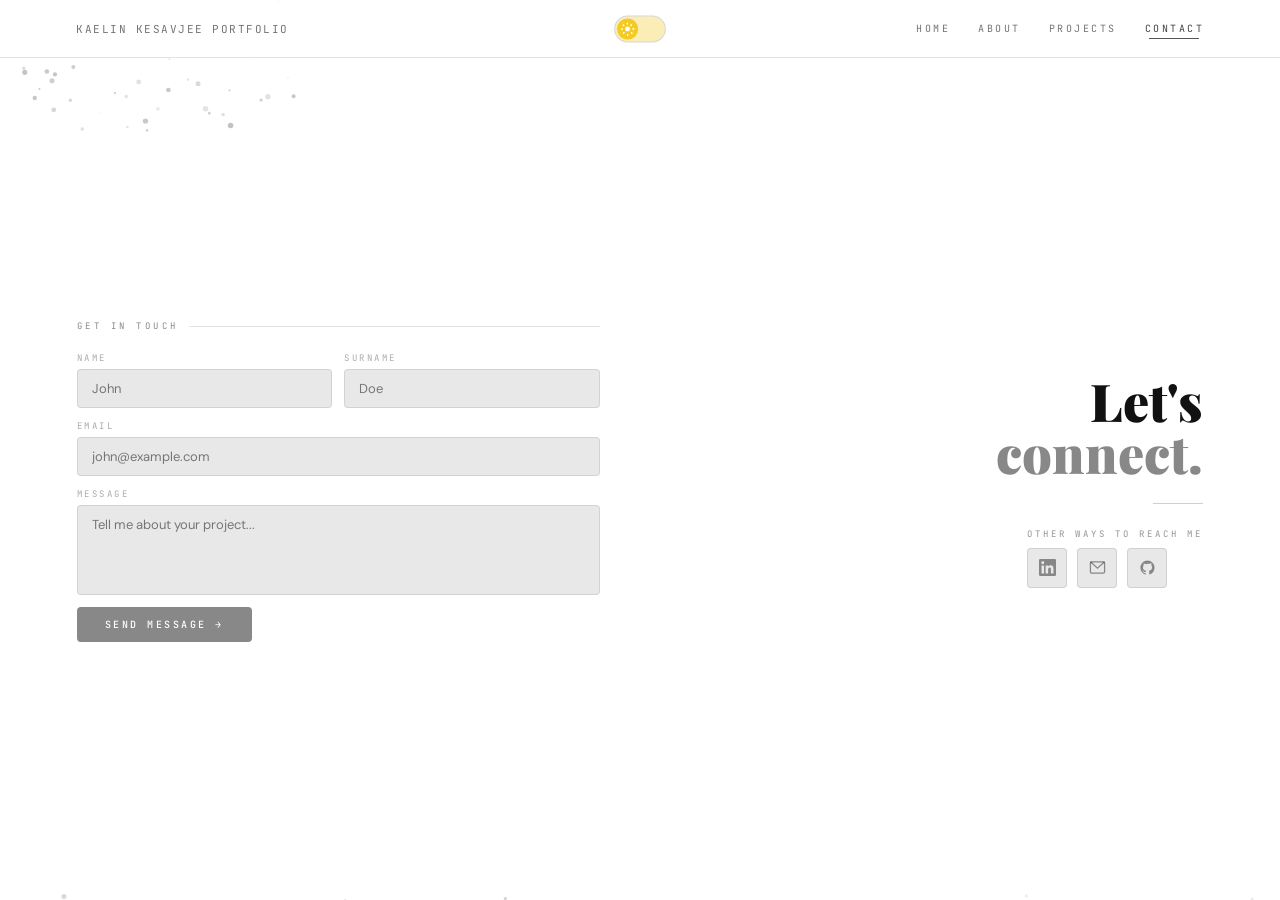
<file: contact.html>
<!DOCTYPE html>
<html lang="en">
<head>
<meta charset="UTF-8">
<meta name="viewport" content="width=device-width, initial-scale=1.0">
<title>Contact | Kaelin Kesavjee</title>
<link rel="icon" type="image/svg+xml" href="data:image/svg+xml,<svg xmlns='http://www.w3.org/2000/svg' viewBox='0 0 100 100'><rect width='100' height='100' rx='18' fill='%23080c12'/><text x='50' y='68' font-family='Georgia,serif' font-size='44' font-weight='700' fill='%23c9a84c' text-anchor='middle'>KK</text></svg>">
<link href="https://fonts.googleapis.com/css2?family=Playfair+Display:wght@400;600;700;900&family=JetBrains+Mono:wght@300;400;500&family=DM+Sans:wght@300;400;500;600&display=swap" rel="stylesheet">
<link rel="stylesheet" href="styles.css">
</head>
<body class="page-contact">

<nav>
  <a class="nav-logo" href="index.html">Kaelin Kesavjee Portfolio</a>
  <div class="nav-right">
  <label for="theme-checkbox" class="theme" style="transform:scale(0.62);transform-origin:center;">
    <span class="theme__toggle-wrap">
      <input id="theme-checkbox" class="theme__toggle" type="checkbox" role="switch" name="theme" value="dark" onchange="toggleTheme(this)">
      <span class="theme__fill"></span>
      <span class="theme__icon">
        <span class="theme__icon-part"></span><span class="theme__icon-part"></span>
        <span class="theme__icon-part"></span><span class="theme__icon-part"></span>
        <span class="theme__icon-part"></span><span class="theme__icon-part"></span>
        <span class="theme__icon-part"></span><span class="theme__icon-part"></span>
        <span class="theme__icon-part"></span>
      </span>
    </span>
  </label>
  <button class="nav-hamburger" id="nav-hamburger" onclick="toggleNav()" aria-label="Menu">
    <span></span><span></span><span></span>
  </button>
  </div>
  <div class="nav-links" id="nav-links">
    <a href="index.html">Home</a>
    <a href="about.html">About</a>
    <a href="projects.html">Projects</a>
    <a href="contact.html" class="active">Contact</a>
  </div>
</nav>

<canvas class="particle-canvas" id="particle-canvas-contact" style="position:fixed;"></canvas>

<div class="contact-page page-main">
  <div style="position:relative;z-index:1;">
    <div class="section-eyebrow" style="margin-bottom:20px">Get in touch</div>
    <div class="contact-form">
      <div class="form-row">
        <div class="form-field"><label>Name</label><input type="text" id="contact-name" placeholder="John"></div>
        <div class="form-field"><label>Surname</label><input type="text" id="contact-surname" placeholder="Doe"></div>
      </div>
      <div class="form-field"><label>Email</label><input type="email" id="contact-email" placeholder="john@example.com"></div>
      <div class="form-field"><label>Message</label><textarea rows="4" id="contact-message" placeholder="Tell me about your project..."></textarea></div>
      <button class="btn-send" onclick="submitContact()">Send Message &#8594;</button>
      <div id="contact-toast" style="display:none;margin-top:10px;font-family:var(--font-mono);font-size:10px;letter-spacing:1px;padding:10px 14px;border-radius:var(--radius);"></div>
    </div>
  </div>

  <div class="contact-right">
    <h2 class="contact-heading">Let's<br><span>connect.</span></h2>
    <div class="contact-divider"></div>
    <div>
      <p class="other-ways-label">Other ways to reach me</p>
      <div class="contact-socials">
        <a href="https://www.linkedin.com/in/kaelin-kesavjee-a947b0243/" target="_blank" title="LinkedIn">
          <svg width="17" height="17" viewBox="0 0 24 24" fill="currentColor"><path d="M20.45 20.45h-3.56v-5.57c0-1.33-.03-3.04-1.85-3.04-1.85 0-2.14 1.45-2.14 2.94v5.67H9.34V9h3.41v1.56h.05c.48-.9 1.64-1.85 3.37-1.85 3.6 0 4.27 2.37 4.27 5.45v6.29zM5.34 7.43a2.07 2.07 0 1 1 0-4.14 2.07 2.07 0 0 1 0 4.14zm1.78 13.02H3.56V9h3.56v11.45zM22.22 0H1.77C.79 0 0 .77 0 1.73v20.54C0 23.23.79 24 1.77 24h20.45C23.21 24 24 23.23 24 22.27V1.73C24 .77 23.21 0 22.22 0z"/></svg>
        </a>
        <a href="#" onclick="highlightContactForm();return false;" title="Email">
          <svg width="17" height="17" viewBox="0 0 24 24" fill="none" stroke="currentColor" stroke-width="1.8"><rect x="2" y="4" width="20" height="16" rx="2"/><polyline points="2,4 12,13 22,4"/></svg>
        </a>
        <a href="https://github.com/Kaelinkes" target="_blank" title="GitHub">
          <svg width="17" height="17" viewBox="0 0 24 24" fill="currentColor"><path d="M12 2C6.48 2 2 6.58 2 12.26c0 4.53 2.87 8.37 6.84 9.73.5.09.68-.22.68-.49v-1.71c-2.78.62-3.37-1.37-3.37-1.37-.45-1.17-1.1-1.48-1.1-1.48-.9-.63.07-.62.07-.62 1 .07 1.52 1.05 1.52 1.05.89 1.56 2.33 1.11 2.9.85.09-.66.35-1.11.63-1.37-2.22-.26-4.56-1.14-4.56-5.07 0-1.12.39-2.03 1.03-2.75-.1-.26-.45-1.3.1-2.71 0 0 .84-.28 2.75 1.05A9.38 9.38 0 0 1 12 6.84c.85 0 1.71.12 2.51.34 1.91-1.33 2.75-1.05 2.75-1.05.55 1.41.2 2.45.1 2.71.64.72 1.03 1.63 1.03 2.75 0 3.94-2.34 4.81-4.57 5.06.36.32.68.94.68 1.9v2.82c0 .27.18.59.69.49C19.13 20.63 22 16.79 22 12.26 22 6.58 17.52 2 12 2z"/></svg>
        </a>
      </div>
    </div>
  </div>
</div>

<script src="script.js"></script>
<script>
initParticles(['particle-canvas-contact']);

var SHEETS_URL = 'https://script.google.com/macros/s/AKfycbxAdjVuasvKDoSPX1cco2NAhiF88YhcDyyY1n1n6pwH78CQindhZCrBDbGzWiYw_r5suQ/exec';

function submitContact() {
  var name    = document.getElementById('contact-name').value.trim();
  var surname = document.getElementById('contact-surname').value.trim();
  var email   = document.getElementById('contact-email').value.trim();
  var message = document.getElementById('contact-message').value.trim();
  if (!name || !surname || !email || !message) { showToast('Please fill in all fields.', false); return; }
  var btn = document.querySelector('.btn-send');
  btn.textContent = 'Sending...'; btn.disabled = true;
  fetch(SHEETS_URL, {
    method: 'POST', mode: 'no-cors',
    headers: { 'Content-Type': 'application/json' },
    body: JSON.stringify({ name:name, surname:surname, email:email, message:message })
  }).then(function() {
    showToast('✓ Message sent! I\'ll get back to you soon.', true);
    document.getElementById('contact-name').value='';
    document.getElementById('contact-surname').value='';
    document.getElementById('contact-email').value='';
    document.getElementById('contact-message').value='';
    btn.textContent='Send Message →'; btn.disabled=false;
  }).catch(function() {
    showToast('Something went wrong. Please try again.', false);
    btn.textContent='Send Message →'; btn.disabled=false;
  });
}

function showToast(msg, success) {
  var toast = document.getElementById('contact-toast');
  toast.textContent = msg; toast.style.display = 'block';
  toast.style.background = success ? 'rgba(100,200,120,0.1)' : 'rgba(220,80,80,0.1)';
  toast.style.border = '1px solid '+(success?'rgba(100,200,120,0.4)':'rgba(220,80,80,0.4)');
  toast.style.color = success ? '#7dda8f' : '#e07070';
  setTimeout(function(){ toast.style.display='none'; }, 5000);
}

function highlightContactForm() {
  var fields = [document.getElementById('contact-email'), document.getElementById('contact-message')];
  fields.forEach(function(f) {
    if (!f) return;
    f.classList.add('glow'); f.focus();
    setTimeout(function(){ f.classList.remove('glow'); }, 2000);
  });
}
</script>
</body>
</html>
</file>
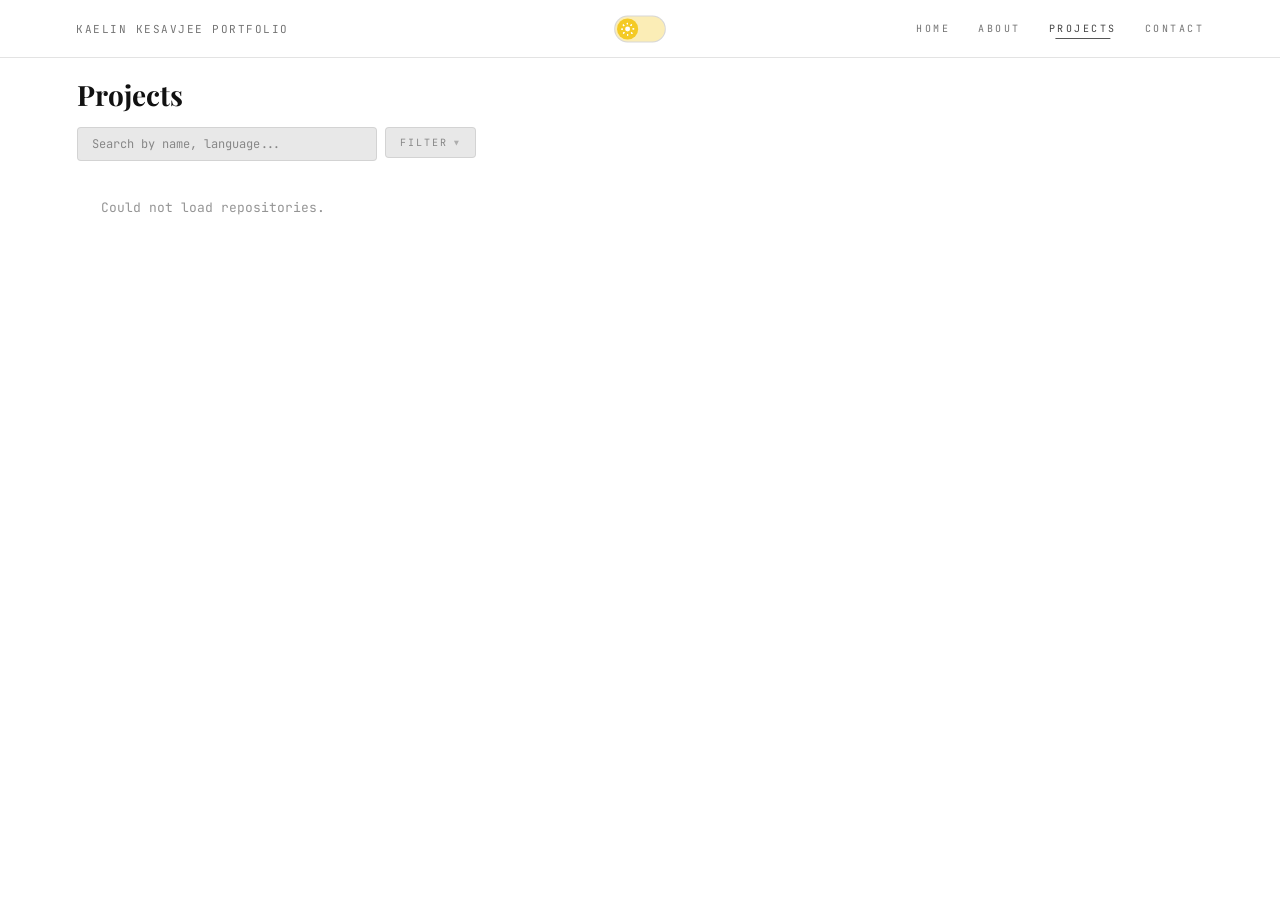
<file: projects.html>
<!DOCTYPE html>
<html lang="en">
<head>
<meta charset="UTF-8">
<meta name="viewport" content="width=device-width, initial-scale=1.0">
<title>Projects | Kaelin Kesavjee</title>
<link rel="icon" type="image/svg+xml" href="data:image/svg+xml,<svg xmlns='http://www.w3.org/2000/svg' viewBox='0 0 100 100'><rect width='100' height='100' rx='18' fill='%23080c12'/><text x='50' y='68' font-family='Georgia,serif' font-size='44' font-weight='700' fill='%23c9a84c' text-anchor='middle'>KK</text></svg>">
<link href="https://fonts.googleapis.com/css2?family=Playfair+Display:wght@400;600;700;900&family=JetBrains+Mono:wght@300;400;500&family=DM+Sans:wght@300;400;500;600&display=swap" rel="stylesheet">
<link rel="stylesheet" href="styles.css">
</head>
<body class="page-projects">

<nav>
  <a class="nav-logo" href="index.html">Kaelin Kesavjee Portfolio</a>
  <div class="nav-right">
  <label for="theme-checkbox" class="theme" style="transform:scale(0.62);transform-origin:center;">
    <span class="theme__toggle-wrap">
      <input id="theme-checkbox" class="theme__toggle" type="checkbox" role="switch" name="theme" value="dark" onchange="toggleTheme(this)">
      <span class="theme__fill"></span>
      <span class="theme__icon">
        <span class="theme__icon-part"></span><span class="theme__icon-part"></span>
        <span class="theme__icon-part"></span><span class="theme__icon-part"></span>
        <span class="theme__icon-part"></span><span class="theme__icon-part"></span>
        <span class="theme__icon-part"></span><span class="theme__icon-part"></span>
        <span class="theme__icon-part"></span>
      </span>
    </span>
  </label>
  <button class="nav-hamburger" id="nav-hamburger" onclick="toggleNav()" aria-label="Menu">
    <span></span><span></span><span></span>
  </button>
  </div>
  <div class="nav-links" id="nav-links">
    <a href="index.html">Home</a>
    <a href="about.html">About</a>
    <a href="projects.html" class="active">Projects</a>
    <a href="contact.html">Contact</a>
  </div>
</nav>

<div class="projects-page page-main">
  <div class="projects-header">
    <div class="projects-title-row">
      <h2>Projects</h2>
      <span class="projects-count" id="proj-count"></span>
    </div>
    <div class="search-filter-row">
      <input class="search-box" type="text" id="proj-search" placeholder="Search by name, language..." oninput="applyFilters()">
      <div class="filter-wrapper">
        <button class="filter-btn" id="filter-btn" onclick="toggleFilterDropdown()">
          Filter
          <span class="filter-badge" id="filter-badge"></span>
          <span class="filter-caret">&#9660;</span>
        </button>
        <div class="filter-dropdown" id="filter-dropdown">
          <div class="filter-section-label">Sort by</div>
          <div class="filter-option active" data-sort="stars" onclick="setSort(this,'stars')">&#9733; Stars</div>
          <div class="filter-option" data-sort="date" onclick="setSort(this,'date')">&#128336; Most Recent</div>
          <hr class="filter-divider">
          <div class="filter-section-label">Language</div>
          <div id="lang-filters"></div>
          <hr class="filter-divider">
          <div class="filter-option" style="color:rgba(255,100,100,0.75);font-size:11px" onclick="clearFilters()">&#10005; Clear filters</div>
        </div>
      </div>
    </div>
  </div>

  <div class="projects-grid" id="proj-grid">
    <div class="proj-card"><div class="skeleton skel-title"></div><div class="skeleton skel-line"></div><div class="skeleton skel-line short"></div></div>
    <div class="proj-card"><div class="skeleton skel-title"></div><div class="skeleton skel-line"></div><div class="skeleton skel-line short"></div></div>
    <div class="proj-card"><div class="skeleton skel-title"></div><div class="skeleton skel-line"></div><div class="skeleton skel-line short"></div></div>
    <div class="proj-card"><div class="skeleton skel-title"></div><div class="skeleton skel-line"></div><div class="skeleton skel-line short"></div></div>
  </div>
</div>

<!-- PROJECT DETAIL OVERLAY -->
<div id="proj-detail">
  <div class="detail-nav">
    <div class="detail-nav-left">
      <button class="btn-back" onclick="closeDetail()">
        <svg width="11" height="11" viewBox="0 0 24 24" fill="none" stroke="currentColor" stroke-width="2"><polyline points="15,18 9,12 15,6"/></svg>
        Back
      </button>
      <span class="detail-repo-name" id="detail-title">-</span>
    </div>
    <a class="btn-github" id="detail-gh-link" href="#" target="_blank">
      <svg width="13" height="13" viewBox="0 0 24 24" fill="currentColor"><path d="M12 2C6.48 2 2 6.58 2 12.26c0 4.53 2.87 8.37 6.84 9.73.5.09.68-.22.68-.49v-1.71c-2.78.62-3.37-1.37-3.37-1.37-.45-1.17-1.1-1.48-1.1-1.48-.9-.63.07-.62.07-.62 1 .07 1.52 1.05 1.52 1.05.89 1.56 2.33 1.11 2.9.85.09-.66.35-1.11.63-1.37-2.22-.26-4.56-1.14-4.56-5.07 0-1.12.39-2.03 1.03-2.75-.1-.26-.45-1.3.1-2.71 0 0 .84-.28 2.75 1.05A9.38 9.38 0 0 1 12 6.84c.85 0 1.71.12 2.51.34 1.91-1.33 2.75-1.05 2.75-1.05.55 1.41.2 2.45.1 2.71.64.72 1.03 1.63 1.03 2.75 0 3.94-2.34 4.81-4.57 5.06.36.32.68.94.68 1.9v2.82c0 .27.18.59.69.49C19.13 20.63 22 16.79 22 12.26 22 6.58 17.52 2 12 2z"/></svg>
      View on GitHub
    </a>
  </div>
  <div class="detail-body">
    <div class="detail-left">
      <div class="detail-panel-label">Files</div>
      <div class="file-tree" id="file-tree">
        <div style="padding:20px 16px;color:var(--muted);font-size:12px;font-family:var(--font-mono)">Loading...</div>
      </div>
    </div>
    <div class="detail-right">
      <div class="code-pane" id="code-pane">
        <div class="code-pane-header">
          <span>Code</span>
          <span class="code-filename" id="code-filename"></span>
        </div>
        <div class="code-scroll"><pre id="code-content"></pre></div>
      </div>
      <div class="readme-pane">
        <div class="detail-panel-label">README</div>
        <div class="readme-scroll" id="readme-content">
          <div class="readme-empty">Loading README...</div>
        </div>
      </div>
    </div>
  </div>
</div>

<script src="script.js"></script>
<script>
var allRepos=[]; var activeSort='stars'; var activeLang=null;

function loadRepos(){
  var grid=document.getElementById('proj-grid');
  ghFetch('/users/'+GH_USER+'/repos?sort=updated&per_page=100')
    .then(function(r){return r.json();})
    .then(function(repos){
      if(!Array.isArray(repos)) throw 0;
      allRepos=repos.filter(function(r){return r.name.toLowerCase()!==GH_USER.toLowerCase();});
      buildLangFilters(); renderRepos();
    })
    .catch(function(){
      grid.innerHTML='<div style="color:var(--muted);font-size:13px;padding:24px;grid-column:1/-1;font-family:var(--font-mono)">Could not load repositories.</div>';
    });
}

function buildLangFilters(){
  var seen={}, langs=[];
  allRepos.forEach(function(r){if(r.language&&!seen[r.language]){seen[r.language]=1;langs.push(r.language);}});
  langs.sort();
  document.getElementById('lang-filters').innerHTML=langs.map(function(lang){
    return '<div class="filter-option" data-lang="'+esc(lang)+'" onclick="setLang(this,\''+escQ(lang)+'\')"><span class="filter-dot" style="background:'+lc(lang)+'"></span>'+esc(lang)+'</div>';
  }).join('');
}

function renderRepos(){
  var grid=document.getElementById('proj-grid');
  var query=document.getElementById('proj-search').value.trim().toLowerCase();
  var list=allRepos.slice();
  if(activeLang) list=list.filter(function(r){return r.language===activeLang;});
  if(query){
    var tokens=query.split(/\s+/).filter(Boolean);
    list=list.filter(function(r){
      var hay=(r.name+' '+(r.description||'')+' '+(r.language||'')).toLowerCase();
      return tokens.every(function(t){return hay.indexOf(t)!==-1;});
    });
  }
  list.sort(function(a,b){
    if(activeSort==='stars'&&b.stargazers_count!==a.stargazers_count) return b.stargazers_count-a.stargazers_count;
    return new Date(b.pushed_at)-new Date(a.pushed_at);
  });
  var countEl=document.getElementById('proj-count');
  if(countEl) countEl.textContent=list.length+' / '+allRepos.length+' repos';
  if(!list.length){grid.innerHTML='<div style="color:var(--muted);font-size:13px;padding:20px;grid-column:1/-1;font-family:var(--font-mono)">No projects match.</div>';return;}
  var html='';
  list.forEach(function(repo){
    var stars=repo.stargazers_count>0?'<span class="proj-stars">&#9733; '+repo.stargazers_count+'</span>':'';
    var n=escQ(repo.name),u=escQ(repo.html_url),b=escQ(repo.default_branch||'main');
    html+='<div class="proj-card"><div style="display:flex;align-items:flex-start;gap:6px"><h4 style="flex:1">'+esc(repo.name)+'</h4>'+stars+'</div><p>'+esc(repo.description||'No description provided.')+'</p><div class="proj-meta">'+(repo.language?ldot(repo.language):'')+' <span class="proj-lang">'+esc(repo.language||'')+'</span></div><span class="proj-details-link" onclick="openDetail(event,\''+n+'\',\''+u+'\',\''+b+'\')">Details &#8599;</span></div>';
  });
  grid.innerHTML=html;
}

function toggleFilterDropdown(){
  var dd=document.getElementById('filter-dropdown'),btn=document.getElementById('filter-btn');
  var open=dd.classList.toggle('open'); btn.classList.toggle('open',open);
}
document.addEventListener('click',function(e){
  var w=document.querySelector('.filter-wrapper');
  if(w&&!w.contains(e.target)){document.getElementById('filter-dropdown').classList.remove('open');document.getElementById('filter-btn').classList.remove('open');}
});
function setSort(el,sort){activeSort=sort;document.querySelectorAll('[data-sort]').forEach(function(o){o.classList.remove('active');});el.classList.add('active');updateBadge();renderRepos();}
function setLang(el,lang){
  if(activeLang===lang){activeLang=null;el.classList.remove('active');}
  else{activeLang=lang;document.querySelectorAll('[data-lang]').forEach(function(o){o.classList.remove('active');});el.classList.add('active');}
  updateBadge();renderRepos();
}
function clearFilters(){
  activeLang=null;activeSort='stars';
  document.querySelectorAll('[data-lang],[data-sort]').forEach(function(o){o.classList.remove('active');});
  var s=document.querySelector('[data-sort="stars"]');if(s)s.classList.add('active');
  document.getElementById('proj-search').value='';
  updateBadge();renderRepos();toggleFilterDropdown();
}
function updateBadge(){var b=document.getElementById('filter-badge');var n=(activeLang?1:0)+(activeSort!=='stars'?1:0);b.textContent=n;b.classList.toggle('on',n>0);}
function applyFilters(){renderRepos();}

var _repo='',_branch='';
var SKIP={'.gitignore':1,'.gitattributes':1,'LICENSE':1,'license':1,'LICENSE.md':1,'license.md':1,'LICENSE.txt':1,'license.txt':1};
var ICONS={py:'🐍',js:'🟨',ts:'🔷',html:'🌐',css:'🎨',java:'☕',cpp:'⚙️',c:'⚙️',cs:'💜',md:'📄',txt:'📝',json:'📋',xml:'📋',sh:'💻',bat:'💻',yml:'⚙️',yaml:'⚙️',sql:'🗃️',rb:'💎',go:'🐹',rs:'🦀',php:'🐘'};
function ficon(name){var e=name.split('.').pop().toLowerCase();return ICONS[e]||'📄';}

function openDetail(event,repoName,ghUrl,branch){
  event.stopPropagation();
  _repo=repoName;_branch=branch;
  document.getElementById('detail-title').textContent=repoName;
  document.getElementById('detail-gh-link').href=ghUrl;
  document.getElementById('code-pane').classList.remove('visible');
  document.getElementById('code-content').textContent='';
  document.getElementById('code-filename').textContent='';
  document.getElementById('readme-content').innerHTML='<div class="readme-empty">Loading README...</div>';
  document.getElementById('file-tree').innerHTML='<div style="padding:20px 16px;color:var(--muted);font-size:12px;font-family:var(--font-mono)">Loading files...</div>';
  document.getElementById('proj-detail').classList.add('open');
  var treeP=ghFetch('/repos/'+GH_USER+'/'+repoName+'/git/trees/'+branch+'?recursive=1');
  var readmeP=fetch('https://raw.githubusercontent.com/'+GH_USER+'/'+repoName+'/'+branch+'/README.md');
  Promise.allSettled([treeP,readmeP]).then(function(results){
    var treeRes=results[0].status==='fulfilled'?results[0].value:null;
    var readmeRes=results[1].status==='fulfilled'?results[1].value:null;
    var ft=document.getElementById('file-tree');
    if(treeRes&&treeRes.ok){
      treeRes.json().then(function(data){
        var files=(data.tree||[]).filter(function(f){return f.type==='blob'&&!SKIP[f.path.split('/').pop()];}).sort(function(a,b){return a.path.localeCompare(b.path);});
        if(!files.length){ft.innerHTML='<div style="padding:20px 16px;color:var(--muted);font-size:12px">No files found.</div>';return;}
        ft.innerHTML=files.map(function(f){return '<div class="file-item" data-path="'+esc(f.path)+'" onclick="loadFile(this)"><span style="margin-right:6px">'+ficon(f.path)+'</span>'+esc(f.path)+'</div>';}).join('');
      });
    } else { ft.innerHTML='<div style="padding:20px 16px;color:var(--muted);font-size:12px">Could not load files.</div>'; }
    var rc=document.getElementById('readme-content');
    if(readmeRes&&readmeRes.ok){readmeRes.text().then(function(txt){rc.innerHTML=md2html(txt);});}
    else{
      fetch('https://raw.githubusercontent.com/'+GH_USER+'/'+repoName+'/'+branch+'/readme.md')
        .then(function(r){return r.ok?r.text():Promise.reject();})
        .then(function(txt){rc.innerHTML=md2html(txt);})
        .catch(function(){rc.innerHTML='<div class="readme-empty">No README found.</div>';});
    }
  });
}
function loadFile(el){
  document.querySelectorAll('.file-item').forEach(function(f){f.classList.remove('selected');});
  el.classList.add('selected');
  var path=el.dataset.path;
  document.getElementById('code-pane').classList.add('visible');
  document.getElementById('code-filename').textContent=path;
  document.getElementById('code-content').textContent='Loading...';
  fetch('https://raw.githubusercontent.com/'+GH_USER+'/'+_repo+'/'+_branch+'/'+path)
    .then(function(r){return r.ok?r.text():Promise.reject();})
    .then(function(txt){document.getElementById('code-content').textContent=txt;})
    .catch(function(){document.getElementById('code-content').textContent='// Could not load file.';});
}
function closeDetail(){document.getElementById('proj-detail').classList.remove('open');}

function md2html(md){
  var h=md.replace(/&/g,'&amp;').replace(/</g,'&lt;').replace(/>/g,'&gt;');
  h=h.replace(/```[\w]*\n?([\s\S]*?)```/g,function(_,c){return '<pre><code>'+c.replace(/^\n/,'').replace(/\n$/,'')+'</code></pre>';});
  h=h.replace(/^### (.+)$/gm,'<h3>$1</h3>');h=h.replace(/^## (.+)$/gm,'<h2>$1</h2>');h=h.replace(/^# (.+)$/gm,'<h1>$1</h1>');
  h=h.replace(/`([^`]+)`/g,'<code>$1</code>');
  h=h.replace(/\*\*(.+?)\*\*/g,'<strong>$1</strong>');h=h.replace(/\*(.+?)\*/g,'<em>$1</em>');
  h=h.replace(/!\[([^\]]*)\]\(([^)]+)\)/g,'<img src="$2" alt="$1" style="max-width:100%;border-radius:6px">');
  h=h.replace(/\[([^\]]+)\]\(([^)]+)\)/g,'<a href="$2" target="_blank" rel="noopener">$1</a>');
  h=h.replace(/^---+$/gm,'<hr>');h=h.replace(/^&gt; (.+)$/gm,'<blockquote>$1</blockquote>');
  h=h.replace(/((?:^[*\-] .+\n?)+)/gm,function(b){return '<ul>'+b.trim().split('\n').map(function(l){return '<li>'+l.replace(/^[*\-] /,'')+'</li>';}).join('')+'</ul>';});
  h=h.replace(/((?:^\d+\. .+\n?)+)/gm,function(b){return '<ol>'+b.trim().split('\n').map(function(l){return '<li>'+l.replace(/^\d+\. /,'')+'</li>';}).join('')+'</ol>';});
  h=h.split('\n').map(function(line){var t=line.trim();if(!t)return '';if(/^<(h[1-6]|ul|ol|li|pre|blockquote|hr|img)/.test(t))return t;return '<p>'+t+'</p>';}).join('\n');
  return h;
}

loadRepos();
</script>
</body>
</html>
</file>
<file: styles.css>
*, *::before, *::after { margin:0; padding:0; box-sizing:border-box; }

:root {
  --bg:        #080c12;
  --bg2:       #0d1219;
  --surface:   #111820;
  --surface2:  #161e28;
  --border:    rgba(180,150,80,0.15);
  --border2:   rgba(255,255,255,0.06);
  --gold:      #c9a84c;
  --gold-light:#e8c96a;
  --gold-dim:  rgba(201,168,76,0.18);
  --white:     #f0ece4;
  --muted:     rgba(240,236,228,0.52);
  --muted2:    rgba(240,236,228,0.75);
  --radius:    4px;
  --radius-lg: 10px;
  --nav-h:     58px;
  --font-display: 'Playfair Display', Georgia, serif;
  --font-mono:    'JetBrains Mono', monospace;
  --font-body:    'DM Sans', sans-serif;
  --transDur: 0.3s;
  --primary: #c9a84c;
  --primaryT: rgba(201,168,76,0.3);
}

body.light {
  --bg:        #ffffff;
  --bg2:       #f2f2f2;
  --surface:   #e8e8e8;
  --surface2:  #dedede;
  --border:    rgba(130,130,130,0.22);
  --border2:   rgba(0,0,0,0.09);
  --gold:      #888888;
  --gold-light:#555555;
  --gold-dim:  rgba(120,120,120,0.13);
  --white:     #111111;
  --muted:     rgba(0,0,0,0.42);
  --muted2:    rgba(0,0,0,0.68);
  --primary: #888888;
  --primaryT: rgba(120,120,120,0.3);
}

body {
  background: var(--bg);
  color: var(--white);
  font-family: var(--font-body);
  transition: background 0.3s, color 0.3s;
}

/* ─── PAGE FADE IN ─── */
.page-main {
  animation: pageIn 0.5s ease forwards;
}
@keyframes pageIn {
  from { opacity:0; transform:translateY(10px); }
  to   { opacity:1; transform:translateY(0); }
}

/* ─── SCROLLBAR ─── */
::-webkit-scrollbar { width: 3px; }
::-webkit-scrollbar-track { background: transparent; }
::-webkit-scrollbar-thumb { background: var(--gold-dim); border-radius: 2px; }

/* ─── NAVBAR ─── */
nav {
  position: fixed; top: 0; width: 100%; height: var(--nav-h);
  display: grid; grid-template-columns: 1fr auto 1fr;
  align-items: center;
  padding: 0 5%;
  background: rgba(8,12,18,0.92);
  backdrop-filter: blur(20px);
  border-bottom: 1px solid var(--border);
  z-index: 1000;
  transition: background 0.3s, border-color 0.3s;
}
body.light nav { background: rgba(255,255,255,0.92); }

.nav-logo {
  font-family: var(--font-mono);
  font-size: 11px; font-weight: 400;
  color: var(--muted2); letter-spacing: 1.5px;
  text-transform: uppercase; text-decoration: none;
}

.nav-links { display: flex; gap: 4px; justify-content: flex-end; }

nav a {
  font-family: var(--font-mono); font-size: 10px; font-weight: 400;
  letter-spacing: 2.5px; color: var(--muted2); cursor: pointer;
  padding: 6px 12px; border-radius: var(--radius);
  transition: color 0.2s, background 0.2s;
  text-transform: uppercase; position: relative;
  text-decoration: none;
}
nav a::after {
  content: ''; position: absolute;
  bottom: 2px; left: 50%; transform: translateX(-50%);
  width: 0; height: 1px; background: var(--gold); transition: width 0.25s;
}
nav a:hover { color: var(--white); }
nav a:hover::after { width: 60%; }
nav a.active { color: var(--gold); }
nav a.active::after { width: 60%; }
body.light nav a { color: rgba(0,0,0,0.55); }
body.light nav a:hover { color: #111; }
body.light nav a.active { color: #444; }
body.light nav a::after { background: #555; }
body.light nav a.active::after { background: #555; }

/* ─── THEME TOGGLE ─── */
.theme { display: flex; align-items: center; -webkit-tap-highlight-color: transparent; }
.theme__fill, .theme__icon { transition: 0.3s; }
.theme__fill {
  background-color: var(--bg); display: block; mix-blend-mode: difference;
  position: fixed; inset: 0; height: 100%; transform: translateX(-100%);
}
.theme__icon, .theme__toggle { z-index: 1; }
.theme__icon, .theme__icon-part { position: absolute; }
.theme__icon { display: block; top: 0.5em; left: 0.5em; width: 1.5em; height: 1.5em; }
.theme__icon-part {
  border-radius: 50%; box-shadow: 0.4em -0.4em 0 0.5em hsl(0,0%,100%) inset;
  top: calc(50% - 0.5em); left: calc(50% - 0.5em); width: 1em; height: 1em;
  transition: box-shadow var(--transDur) ease-in-out, opacity var(--transDur) ease-in-out, transform var(--transDur) ease-in-out;
  transform: scale(0.5);
}
.theme__icon-part ~ .theme__icon-part {
  background-color: hsl(0,0%,100%); border-radius: 0.05em;
  top: 50%; left: calc(50% - 0.05em);
  transform: rotate(0deg) translateY(0.5em); transform-origin: 50% 0;
  width: 0.1em; height: 0.2em;
}
.theme__icon-part:nth-child(3)  { transform: rotate(45deg)  translateY(0.45em); }
.theme__icon-part:nth-child(4)  { transform: rotate(90deg)  translateY(0.45em); }
.theme__icon-part:nth-child(5)  { transform: rotate(135deg) translateY(0.45em); }
.theme__icon-part:nth-child(6)  { transform: rotate(180deg) translateY(0.45em); }
.theme__icon-part:nth-child(7)  { transform: rotate(225deg) translateY(0.45em); }
.theme__icon-part:nth-child(8)  { transform: rotate(270deg) translateY(0.5em); }
.theme__icon-part:nth-child(9)  { transform: rotate(315deg) translateY(0.5em); }
.theme__label, .theme__toggle, .theme__toggle-wrap { position: relative; }
.theme__toggle, .theme__toggle:before { display: block; }
.theme__toggle {
  background-color: hsl(48,90%,85%); border-radius: 25% / 50%;
  box-shadow: 0 0 0 0.125em var(--primaryT); padding: 0.25em; width: 6em; height: 3em;
  -webkit-appearance: none; appearance: none; cursor: pointer;
  transition: background-color var(--transDur) ease-in-out, box-shadow 0.15s ease-in-out, transform var(--transDur) ease-in-out;
}
.theme__toggle:before {
  background-color: hsl(48,90%,55%); border-radius: 50%; content: "";
  width: 2.5em; height: 2.5em; transition: 0.3s;
}
.theme__toggle:focus { box-shadow: 0 0 0 0.125em var(--primary); outline: transparent; }
.theme__toggle:checked { background-color: hsl(198,90%,15%); }
.theme__toggle:checked:before,
.theme__toggle:checked ~ .theme__icon { transform: translateX(3em); }
.theme__toggle:checked:before { background-color: hsl(198,90%,55%); }
.theme__toggle:checked ~ .theme__fill { transform: translateX(0); }
.theme__toggle:checked ~ .theme__icon .theme__icon-part:nth-child(1) {
  box-shadow: 0.2em -0.2em 0 0.2em hsl(0,0%,100%) inset; transform: scale(1); top: 0.2em; left: -0.2em;
}
.theme__toggle:checked ~ .theme__icon .theme__icon-part ~ .theme__icon-part { opacity: 0; }
.theme__toggle:checked ~ .theme__icon .theme__icon-part:nth-child(2) { transform: rotate(45deg)  translateY(0.8em); }
.theme__toggle:checked ~ .theme__icon .theme__icon-part:nth-child(3) { transform: rotate(90deg)  translateY(0.8em); }
.theme__toggle:checked ~ .theme__icon .theme__icon-part:nth-child(4) { transform: rotate(135deg) translateY(0.8em); }
.theme__toggle:checked ~ .theme__icon .theme__icon-part:nth-child(5) { transform: rotate(180deg) translateY(0.8em); }
.theme__toggle:checked ~ .theme__icon .theme__icon-part:nth-child(6) { transform: rotate(225deg) translateY(0.8em); }
.theme__toggle:checked ~ .theme__icon .theme__icon-part:nth-child(7) { transform: rotate(270deg) translateY(0.8em); }
.theme__toggle:checked ~ .theme__icon .theme__icon-part:nth-child(8) { transform: rotate(315deg) translateY(0.8em); }
.theme__toggle:checked ~ .theme__icon .theme__icon-part:nth-child(9) { transform: rotate(360deg) translateY(0.8em); }
.theme__toggle-wrap { margin: 0 0.75em; }
@supports selector(:focus-visible) {
  .theme__toggle:focus { box-shadow: 0 0 0 0.125em var(--primaryT); }
  .theme__toggle:focus-visible { box-shadow: 0 0 0 0.125em var(--primary); }
}

/* ─── PARTICLES ─── */
.particle-canvas {
  position: fixed; inset: 0; z-index: 0;
  pointer-events: none; opacity: 0.75;
  width: 100%; height: 100%;
}

/* ─── SECTION EYEBROW ─── */
.section-eyebrow {
  font-family: var(--font-mono); font-size: 9px; font-weight: 400;
  letter-spacing: 3.5px; color: var(--gold); text-transform: uppercase;
  margin-bottom: 14px; display: flex; align-items: center; gap: 10px;
}
.section-eyebrow::after { content:''; flex:1; height:1px; background:var(--border); }

/* ─── BUTTONS ─── */
.btn-primary {
  padding: 8px 20px; background: var(--gold); color: var(--bg);
  font-family: var(--font-mono); font-weight: 500; font-size: 10px;
  letter-spacing: 2px; text-transform: uppercase; border: none;
  border-radius: var(--radius); cursor: pointer;
  transition: background 0.2s, transform 0.15s; text-decoration: none; display: inline-block;
}
.btn-primary:hover { background: var(--gold-light); transform: translateY(-1px); }
.btn-outline {
  padding: 7px 16px; background: transparent; color: var(--muted2);
  font-family: var(--font-mono); font-size: 10px; letter-spacing: 2px;
  text-transform: uppercase; border: 1px solid var(--border); border-radius: var(--radius);
  cursor: pointer; transition: border-color 0.2s, color 0.2s; text-decoration: none; display: inline-block;
}
.btn-outline:hover { border-color: var(--gold); color: var(--gold); }

/* ─── HOME PAGE ─── */
body.page-home {
  overflow: hidden; height: 100vh; width: 100vw;
}
.home-page {
  position: absolute; inset: 0;
  padding: calc(var(--nav-h) + 36px) 6% 32px;
  display: flex; flex-direction: column;
  align-items: center; text-align: center;
  justify-content: center; gap: 0;
  overflow-y: auto;
}

#home-bg::before {
  content: ''; position: absolute; inset: 0; z-index: 0;
  background:
    radial-gradient(ellipse 60% 50% at 20% 60%, rgba(201,168,76,0.07) 0%, transparent 70%),
    radial-gradient(ellipse 50% 60% at 80% 30%, rgba(30,60,100,0.18) 0%, transparent 70%),
    radial-gradient(ellipse 40% 40% at 60% 80%, rgba(201,168,76,0.04) 0%, transparent 60%);
  animation: meshPulse 8s ease-in-out infinite alternate;
  pointer-events: none;
}
@keyframes meshPulse {
  0%   { opacity: 0.7; transform: scale(1); }
  100% { opacity: 1;   transform: scale(1.04); }
}

.home-inner {
  position: relative; z-index: 1;
  display: flex; flex-direction: column; align-items: center; gap: 16px;
}
.hello-eyebrow {
  display: flex; align-items: center; gap: 10px;
  font-family: var(--font-mono); font-size: 10px;
  letter-spacing: 4px; color: var(--gold); text-transform: uppercase;
  opacity: 0; animation: fadeUp 0.7s ease forwards 0.1s;
}
.hello-eyebrow::before, .hello-eyebrow::after {
  content: ''; width: 28px; height: 1px; background: var(--gold); opacity: 0.5;
}
.avatar-wrap {
  position: relative; width: 160px; height: 160px;
  opacity: 0; animation: fadeUp 0.7s ease forwards 0.25s;
}
.avatar-ring {
  width: 160px; height: 160px; border-radius: 50%; border: 1px solid var(--border);
  overflow: hidden; background: var(--surface);
  box-shadow: 0 0 0 5px var(--bg), 0 0 0 6px var(--border), 0 24px 70px rgba(0,0,0,0.5);
}
.avatar-ring img { width: 100%; height: 100%; object-fit: cover; }
.avatar-glow {
  position: absolute; inset: -12px; border-radius: 50%;
  background: radial-gradient(circle, rgba(201,168,76,0.14) 0%, transparent 70%);
  animation: glowPulse 3s ease-in-out infinite;
}
@keyframes glowPulse { 0%,100%{opacity:0.6} 50%{opacity:1} }
body.light .avatar-glow { background: radial-gradient(circle, rgba(120,120,120,0.12) 0%, transparent 70%); }
.hero-name {
  font-family: var(--font-display); font-size: 42px; font-weight: 700;
  letter-spacing: -0.5px; color: var(--white); line-height: 1;
  opacity: 0; animation: fadeUp 0.7s ease forwards 0.4s;
}
.hero-name em { font-style: normal; color: var(--gold); }
.hero-divider {
  width: 40px; height: 1px; background: var(--gold); opacity: 0.5;
  opacity: 0; animation: fadeUp 0.5s ease forwards 0.52s;
}
.hero-titles {
  display: flex; gap: 16px; align-items: center;
  opacity: 0; animation: fadeUp 0.7s ease forwards 0.55s;
}
.hero-title-item {
  font-family: var(--font-mono); font-size: 11px; font-weight: 400;
  letter-spacing: 2px; color: var(--muted2); text-transform: uppercase;
}
.hero-title-sep { width: 3px; height: 3px; border-radius: 50%; background: var(--gold); opacity: 0.5; }
.hero-typing {
  display: flex; align-items: center; gap: 4px; font-family: var(--font-mono);
  font-size: 12px; letter-spacing: 1.5px; color: var(--muted2);
  opacity: 0; animation: fadeUp 0.7s ease forwards 0.65s;
}
.typing-prefix { color: var(--muted); }
.typing-text { color: var(--gold); }
.typing-cursor { color: var(--gold); animation: blink 0.75s step-end infinite; }
@keyframes blink { 0%,100%{opacity:1} 50%{opacity:0} }
.hero-stats {
  display: flex; align-items: center; gap: 24px;
  border: 1px solid var(--border); border-radius: var(--radius-lg);
  background: var(--surface); padding: 12px 24px;
  opacity: 0; animation: fadeUp 0.7s ease forwards 0.8s;
}
.hero-stat { display: flex; flex-direction: column; align-items: center; gap: 3px; }
.hero-stat-num {
  font-family: var(--font-display); font-size: 22px; font-weight: 700;
  color: var(--gold); line-height: 1;
}
.hero-stat-label {
  font-family: var(--font-mono); font-size: 9px; letter-spacing: 1.5px;
  color: var(--muted); text-transform: uppercase; white-space: nowrap;
}
.hero-stat-divider { width: 1px; height: 30px; background: var(--border); }
.social-row {
  display: flex; gap: 10px; justify-content: center;
  opacity: 0; animation: fadeUp 0.7s ease forwards 0.9s;
}
.connect-label {
  font-family: var(--font-mono); font-size: 9px; letter-spacing: 3px;
  color: var(--muted); text-transform: uppercase; margin-bottom: 10px;
}
.social-row a {
  width: 36px; height: 36px; border-radius: var(--radius); border: 1px solid var(--border);
  display: flex; align-items: center; justify-content: center;
  color: var(--muted); background: var(--surface);
  transition: color 0.2s, border-color 0.2s, background 0.2s, transform 0.2s;
  text-decoration: none;
}
.social-row a:hover { color: var(--gold); border-color: var(--gold); background: var(--gold-dim); transform: translateY(-2px); }
@keyframes fadeUp { from{opacity:0;transform:translateY(12px)} to{opacity:1;transform:translateY(0)} }

/* ─── ABOUT PAGE ─── */
body.page-about {
  overflow: hidden; height: 100vh; width: 100vw;
}
.about-page {
  position: absolute; inset: 0;
  padding: calc(var(--nav-h) + 20px) 6% 20px;
  display: flex; flex-direction: column;
  justify-content: flex-start; gap: 0;
  overflow-y: hidden;
}
.about-scroll-bar {
  position: fixed; top: var(--nav-h); left: 0;
  height: 2px; width: 0%; background: var(--gold);
  border-radius: 0 2px 2px 0; transition: width 0.1s linear; z-index: 999;
}
.about-header { flex-shrink: 0; }
.about-title-row {
  display: flex; align-items: baseline; justify-content: space-between; margin-bottom: 16px;
}
.about-heading {
  font-family: var(--font-display); font-size: 36px; font-weight: 900;
  line-height: 1; color: var(--white); letter-spacing: -0.5px;
}
.about-heading span { color: var(--gold); }
.about-actions { display: flex; align-items: center; gap: 10px; }
.about-tab-bar {
  display: flex; align-items: center; gap: 2px;
  border-bottom: 1px solid var(--border); margin-bottom: 0;
}
.about-tab {
  font-family: var(--font-mono); font-size: 10px; letter-spacing: 2px;
  text-transform: uppercase; color: var(--muted); cursor: pointer;
  padding: 10px 16px; border-bottom: 2px solid transparent; margin-bottom: -1px;
  transition: color 0.2s, border-color 0.2s; white-space: nowrap;
}
.about-tab:hover { color: var(--white); }
.about-tab.active { color: var(--gold); border-bottom-color: var(--gold); }
.about-content {
  overflow-y: auto; flex: 1; padding-top: 24px; padding-right: 4px; min-height: 0;
}
.about-section { display: none; flex-direction: column; gap: 22px; }
.about-section.active { display: flex; }
.bio-text { font-size: 13px; line-height: 1.9; color: var(--muted2); }
.bio-text + .bio-text { margin-top: 12px; }
.skills-grid { display: grid; grid-template-columns: 1fr 1fr; gap: 16px; }
.skill-block-label {
  font-family: var(--font-mono); font-size: 9px; letter-spacing: 2.5px;
  color: var(--gold); text-transform: uppercase;
  padding-bottom: 6px; border-bottom: 1px solid var(--border); margin-bottom: 10px;
}
.skill-pills { display: flex; flex-wrap: wrap; gap: 5px; }
.skill-pill {
  padding: 3px 9px; border-radius: 2px; border: 1px solid var(--border2);
  font-family: var(--font-mono); font-size: 10px; color: var(--muted2);
  background: var(--surface); transition: border-color 0.2s, color 0.2s;
}
.skill-pill:hover { border-color: var(--gold); color: var(--gold); }
.tech-grid { display: flex; flex-wrap: wrap; gap: 10px; }
.tech-item {
  display: flex; flex-direction: column; align-items: center; gap: 6px;
  padding: 12px 10px; border: 1px solid var(--border2); border-radius: var(--radius-lg);
  background: var(--surface); min-width: 68px;
  transition: border-color 0.2s, background 0.2s, transform 0.2s; cursor: default;
}
.tech-item:hover { border-color: var(--gold); background: var(--gold-dim); transform: translateY(-2px); }
.tech-item img { width: 28px; height: 28px; object-fit: contain; }
.tech-item span { font-family: var(--font-mono); font-size: 9px; color: var(--muted2); letter-spacing: 0.5px; text-align: center; }
.edu-block {
  border: 1px solid var(--border); border-radius: var(--radius-lg);
  padding: 18px 20px; background: var(--surface);
}
.edu-header { display: flex; justify-content: space-between; align-items: flex-start; margin-bottom: 10px; }
.edu-degree { font-family: var(--font-display); font-size: 16px; font-weight: 600; color: var(--white); }
.edu-years {
  font-family: var(--font-mono); font-size: 10px; color: var(--gold);
  letter-spacing: 1px; background: var(--gold-dim); padding: 3px 8px;
  border-radius: 3px; white-space: nowrap;
}
.edu-institution { font-size: 12px; color: var(--muted2); margin-bottom: 12px; }
.edu-coursework-label {
  font-family: var(--font-mono); font-size: 9px; letter-spacing: 2px;
  text-transform: uppercase; color: var(--gold); margin-bottom: 8px; opacity: 0.8;
}
.edu-coursework-toggle {
  display: inline-flex; align-items: center; gap: 6px; cursor: pointer;
  padding: 4px 0; margin-top: 8px; transition: opacity 0.2s; user-select: none;
  align-self: flex-start; animation: cwGlow 2.5s ease-in-out infinite;
}
@keyframes cwGlow {
  0%, 100% { filter: drop-shadow(0 0 0px var(--gold)); }
  50%       { filter: drop-shadow(0 0 5px var(--gold)); }
}
.edu-coursework-toggle:hover { animation: none; }
.edu-coursework-toggle:hover .edu-coursework-label { text-decoration-color: var(--gold); }
.edu-coursework-label {
  font-family: var(--font-mono); font-size: 10px; letter-spacing: 1.5px;
  text-transform: uppercase; color: var(--gold);
  text-decoration: underline; text-decoration-color: rgba(201,168,76,0.4);
  text-underline-offset: 3px; transition: text-decoration-color 0.2s;
}
.edu-toggle-icon { display: none; }
.edu-coursework-detail { margin-top: 12px; display: flex; flex-direction: column; gap: 16px; }
.edu-year-block { border: 1px solid var(--border2); border-radius: var(--radius-lg); overflow: hidden; }
.edu-year-header {
  display: flex; align-items: center; gap: 12px; padding: 10px 14px;
  background: var(--surface2); border-bottom: 1px solid var(--border2);
}
.edu-year-badge {
  font-family: var(--font-mono); font-size: 9px; font-weight: 500;
  letter-spacing: 2px; text-transform: uppercase;
  background: var(--gold-dim); color: var(--gold);
  padding: 3px 8px; border-radius: 3px; border: 1px solid var(--border); white-space: nowrap;
}
.edu-year-title { font-family: var(--font-display); font-size: 14px; font-weight: 600; color: var(--white); }
.edu-year-modules { padding: 8px 0; }
.edu-module {
  display: flex; flex-direction: column; gap: 2px; padding: 8px 14px;
  border-bottom: 1px solid rgba(255,255,255,0.03); transition: background 0.15s;
}
.edu-module:last-child { border-bottom: none; }
.edu-module:hover { background: rgba(255,255,255,0.02); }
.edu-module--elective { background: var(--gold-dim); }
.edu-module--elective:hover { background: rgba(201,168,76,0.22); }
.edu-module--elective .edu-module-name { color: var(--gold); }
.edu-module--distinction { background: rgba(100,200,120,0.08); border-left: 2px solid rgba(100,200,120,0.5); }
.edu-module--distinction:hover { background: rgba(100,200,120,0.12); }
.edu-module--distinction .edu-module-name { color: #7dda8f; }
.edu-module-name { font-size: 12px; font-weight: 500; color: var(--white); }
.edu-module-detail { font-family: var(--font-mono); font-size: 10px; color: var(--muted); letter-spacing: 0.3px; }
.cert-loading { font-family: var(--font-mono); font-size: 11px; color: var(--muted); letter-spacing: 1px; padding: 20px 0; }
.badge-grid { display: grid; grid-template-columns: repeat(auto-fill, minmax(130px, 1fr)); gap: 14px; }
.badge-card {
  display: flex; flex-direction: column; align-items: center; gap: 10px;
  padding: 16px 12px 14px; border: 1px solid var(--border2); border-radius: var(--radius-lg);
  background: var(--surface); text-align: center; text-decoration: none;
  transition: border-color 0.25s, background 0.25s, transform 0.25s; cursor: pointer;
}
.badge-card:hover {
  border-color: var(--gold); background: var(--gold-dim); transform: translateY(-3px);
  box-shadow: 0 10px 30px rgba(0,0,0,0.4);
}
.badge-card img {
  width: 80px; height: 80px; object-fit: contain;
  filter: drop-shadow(0 4px 12px rgba(0,0,0,0.4)); transition: transform 0.25s;
}
.badge-card:hover img { transform: scale(1.06); }
.badge-card-name { font-size: 11px; font-weight: 500; color: var(--white); line-height: 1.4; }
.badge-card-issuer { font-family: var(--font-mono); font-size: 9px; color: var(--muted); letter-spacing: 0.5px; }
.badge-card-date { font-family: var(--font-mono); font-size: 9px; color: var(--gold); opacity: 0.7; letter-spacing: 0.5px; }
.badge-img-placeholder {
  width: 80px; height: 80px; display: flex; align-items: center;
  justify-content: center; font-size: 32px; background: var(--surface2); border-radius: 50%;
}
.interests-grid { display: grid; grid-template-columns: repeat(6, 1fr); gap: 10px; }
.interest-item {
  display: flex; flex-direction: column; align-items: center; gap: 8px;
  padding: 16px 12px; border: 1px solid var(--border2); border-radius: var(--radius-lg);
  background: var(--surface); text-align: center;
  transition: border-color 0.2s, background 0.2s, transform 0.2s;
}
.interest-item:hover { border-color: var(--border); background: var(--surface2); transform: translateY(-2px); }
.interest-icon { font-size: 22px; }
.interest-label { font-family: var(--font-mono); font-size: 9px; color: var(--muted2); letter-spacing: 1px; }

/* ─── PROJECTS PAGE ─── */
body.page-projects {
  overflow: hidden; height: 100vh; width: 100vw;
}
.projects-page {
  position: absolute; inset: 0; gap: 0; justify-content: flex-start;
  padding: calc(var(--nav-h) + 18px) 6% 18px;
  display: flex; flex-direction: column;
}
.projects-header { flex-shrink: 0; padding-bottom: 14px; }
.projects-title-row { display: flex; align-items: baseline; justify-content: space-between; }
.projects-title-row h2 { font-family: var(--font-display); font-size: 28px; font-weight: 700; color: var(--white); }
.projects-count { font-family: var(--font-mono); font-size: 10px; color: var(--muted); letter-spacing: 2px; }
.search-filter-row { display: flex; gap: 8px; margin-top: 14px; flex-wrap: wrap; }
.search-box {
  flex: 1; min-width: 160px; max-width: 300px; padding: 8px 14px;
  background: var(--surface); border: 1px solid var(--border2); border-radius: var(--radius);
  color: var(--white); font-family: var(--font-mono); font-size: 12px; outline: none;
  transition: border-color 0.2s;
}
.search-box::placeholder { color: var(--muted); }
.search-box:focus { border-color: var(--gold); }
.filter-wrapper { position: relative; }
.filter-btn {
  display: flex; align-items: center; gap: 6px; padding: 8px 14px;
  background: var(--surface); border: 1px solid var(--border2); border-radius: var(--radius);
  color: var(--muted); font-family: var(--font-mono); font-size: 10px; font-weight: 400;
  letter-spacing: 2px; cursor: pointer; transition: border-color 0.2s, color 0.2s;
  white-space: nowrap; text-transform: uppercase;
}
.filter-btn:hover, .filter-btn.open { border-color: var(--gold); color: var(--gold); }
.filter-caret { font-size: 8px; opacity: 0.6; transition: transform 0.2s; }
.filter-btn.open .filter-caret { transform: rotate(180deg); }
.filter-badge {
  display: none; background: var(--gold); color: var(--bg);
  border-radius: 8px; font-size: 8px; font-weight: 700; padding: 1px 5px; letter-spacing: 0;
}
.filter-badge.on { display: inline-block; }
.filter-dropdown {
  display: none; position: absolute; top: calc(100% + 6px); right: 0;
  min-width: 185px; background: var(--bg2); border: 1px solid var(--border);
  border-radius: var(--radius-lg); padding: 8px; z-index: 500;
  box-shadow: 0 20px 50px rgba(0,0,0,0.7), 0 0 0 1px rgba(201,168,76,0.08);
}
.filter-dropdown.open { display: block; }
.filter-section-label {
  font-family: var(--font-mono); font-size: 8px; letter-spacing: 3px;
  text-transform: uppercase; color: var(--gold); opacity: 0.6; padding: 6px 10px 4px;
}
.filter-option {
  display: flex; align-items: center; gap: 8px; padding: 7px 10px;
  border-radius: var(--radius); font-size: 12px; color: var(--muted);
  cursor: pointer; transition: background 0.15s, color 0.15s; font-family: var(--font-body);
}
.filter-option:hover { background: var(--surface2); color: var(--white); }
.filter-option.active { color: var(--gold); background: var(--gold-dim); }
.filter-dot { width: 8px; height: 8px; border-radius: 50%; flex-shrink: 0; }
.filter-divider { border: none; border-top: 1px solid var(--border2); margin: 6px 0; }
.projects-grid {
  display: grid; grid-template-columns: repeat(4,1fr); gap: 12px;
  overflow-y: auto; flex: 1; align-content: start; padding-right: 4px;
}
.proj-card {
  background: var(--surface); border: 1px solid var(--border2); border-radius: var(--radius-lg);
  padding: 20px 18px 18px; display: flex; flex-direction: column; gap: 10px;
  transition: transform 0.22s, border-color 0.22s, box-shadow 0.22s;
  position: relative; overflow: hidden; min-height: 150px;
}
.proj-card::before {
  content: ''; position: absolute; top: 0; left: 0; right: 0; height: 2px;
  background: linear-gradient(90deg, transparent, var(--gold), transparent);
  opacity: 0; transition: opacity 0.3s;
}
.proj-card:hover { transform: translateY(-4px); border-color: var(--border); box-shadow: 0 16px 40px rgba(0,0,0,0.4); }
.proj-card:hover::before { opacity: 1; }
.proj-card h4 { font-family: var(--font-body); font-size: 14px; font-weight: 600; color: var(--white); line-height: 1.3; }
.proj-card p { font-size: 12px; color: var(--muted); line-height: 1.6; flex: 1; }
.proj-meta { display: flex; align-items: center; gap: 8px; margin-top: 2px; }
.proj-lang { font-family: var(--font-mono); font-size: 10px; color: var(--muted); letter-spacing: 1px; text-transform: uppercase; }
.proj-stars { margin-left: auto; font-family: var(--font-mono); font-size: 10px; color: var(--gold); letter-spacing: 0.5px; }
.proj-details-link {
  font-family: var(--font-mono); font-size: 10px; color: var(--muted); letter-spacing: 2px;
  text-transform: uppercase; cursor: pointer; align-self: flex-start; margin-top: 2px;
  border-bottom: 1px solid rgba(201,168,76,0.3); padding-bottom: 1px;
  transition: color 0.2s, border-color 0.2s;
}
.proj-details-link:hover { color: var(--gold); border-color: var(--gold); }
.skeleton {
  background: linear-gradient(90deg, var(--surface) 25%, var(--surface2) 50%, var(--surface) 75%);
  background-size: 200% 100%; animation: shimmer 1.6s infinite; border-radius: 3px;
}
@keyframes shimmer { 0%{background-position:200% 0} 100%{background-position:-200% 0} }
.skel-title { height: 13px; width: 55%; margin-bottom: 9px; }
.skel-line  { height: 9px; width: 100%; margin-bottom: 6px; }
.skel-line.short { width: 65%; }

/* ─── DETAIL OVERLAY ─── */
#proj-detail {
  position: fixed; inset: 0; z-index: 2000; background: var(--bg);
  transform: translateY(100%); transition: transform 0.65s cubic-bezier(0.76,0,0.24,1);
  display: flex; flex-direction: column;
}
#proj-detail.open { transform: translateY(0); }
.detail-nav {
  height: var(--nav-h); display: flex; align-items: center;
  justify-content: space-between; padding: 0 5%;
  border-bottom: 1px solid var(--border);
  background: rgba(8,12,18,0.95); backdrop-filter: blur(20px); flex-shrink: 0;
}
body.light .detail-nav { background: rgba(255,255,255,0.95); }
.detail-nav-left { display: flex; align-items: center; gap: 16px; }
.btn-back {
  display: flex; align-items: center; gap: 6px; background: none;
  border: 1px solid var(--border2); border-radius: var(--radius);
  color: var(--muted); font-family: var(--font-mono); font-size: 10px;
  letter-spacing: 2px; padding: 6px 14px; cursor: pointer;
  transition: color 0.2s, border-color 0.2s; text-transform: uppercase;
}
.btn-back:hover { color: var(--gold); border-color: var(--gold); }
.detail-repo-name { font-family: var(--font-display); font-size: 16px; font-weight: 700; color: var(--white); }
.btn-github {
  display: flex; align-items: center; gap: 7px; background: var(--gold);
  border: none; border-radius: var(--radius); color: var(--bg);
  font-family: var(--font-mono); font-size: 10px; font-weight: 500;
  letter-spacing: 2px; padding: 8px 18px; cursor: pointer;
  text-decoration: none; transition: background 0.2s; text-transform: uppercase;
}
.btn-github:hover { background: var(--gold-light); }
.detail-body { display: grid; grid-template-columns: 270px 1fr; flex: 1; overflow: hidden; }
.detail-left { border-right: 1px solid var(--border); display: flex; flex-direction: column; overflow: hidden; background: var(--bg2); }
.detail-panel-label {
  font-family: var(--font-mono); font-size: 9px; letter-spacing: 3px;
  text-transform: uppercase; color: var(--gold); opacity: 0.7;
  padding: 10px 16px; border-bottom: 1px solid var(--border); flex-shrink: 0;
}
.file-tree { overflow-y: auto; flex: 1; }
.file-item {
  display: flex; align-items: center; gap: 9px; padding: 8px 16px;
  font-size: 11.5px; color: var(--muted); cursor: pointer;
  transition: background 0.15s, color 0.15s;
  border-bottom: 1px solid rgba(255,255,255,0.025); font-family: var(--font-mono);
}
.file-item:hover    { background: var(--surface); color: var(--white); }
.file-item.selected { background: var(--gold-dim); color: var(--gold); border-left: 2px solid var(--gold); }
.detail-right { display: flex; flex-direction: column; overflow: hidden; }
.code-pane { display: none; flex-direction: column; flex: 1; overflow: hidden; border-bottom: 1px solid var(--border); max-height: 50%; }
.code-pane.visible { display: flex; }
.code-pane-header {
  font-family: var(--font-mono); font-size: 9px; letter-spacing: 3px; text-transform: uppercase;
  color: var(--gold); opacity: 0.7; padding: 9px 20px; border-bottom: 1px solid var(--border);
  flex-shrink: 0; display: flex; justify-content: space-between; align-items: center;
}
.code-filename { color: var(--muted2); letter-spacing: 0.5px; text-transform: none; opacity: 1; }
.code-scroll { overflow-y: auto; flex: 1; padding: 16px 20px; background: var(--bg2); }
body.light .code-scroll { background: var(--bg2); }
.code-scroll pre { font-family: var(--font-mono); font-size: 12px; line-height: 1.8; color: rgba(240,236,228,0.72); white-space: pre; tab-size: 2; }
.readme-pane { display: flex; flex-direction: column; overflow: hidden; flex: 1; }
.readme-scroll { overflow-y: auto; flex: 1; padding: 28px 36px; }
.readme-scroll h1 { font-family:var(--font-display); font-size:26px; font-weight:700; margin-bottom:14px; color:var(--white); }
.readme-scroll h2 { font-family:var(--font-display); font-size:18px; font-weight:600; margin:24px 0 10px; color:var(--gold); padding-bottom:6px; border-bottom:1px solid var(--border); }
.readme-scroll h3 { font-family:var(--font-body); font-size:14px; font-weight:600; margin:18px 0 7px; }
.readme-scroll p  { font-size:13px; line-height:1.85; color:var(--muted2); margin-bottom:12px; }
.readme-scroll ul,.readme-scroll ol { padding-left:22px; margin-bottom:12px; }
.readme-scroll li { font-size:13px; color:var(--muted2); line-height:1.7; margin-bottom:4px; }
.readme-scroll code { font-family:var(--font-mono); font-size:11px; background:var(--surface2); color:var(--gold-light); padding:2px 6px; border-radius:3px; }
.readme-scroll pre { background:var(--surface); border-radius:6px; padding:16px 18px; margin:14px 0; overflow-x:auto; border:1px solid var(--border2); }
body.light .readme-scroll pre { background: var(--bg2); }
.readme-scroll pre code { background:none; padding:0; color:rgba(240,236,228,0.75); }
.readme-scroll a { color:var(--gold); text-decoration:underline; text-decoration-color: var(--border); }
.readme-scroll hr { border:none; border-top:1px solid var(--border); margin:20px 0; }
.readme-scroll blockquote { border-left:3px solid var(--gold); padding-left:16px; color:var(--muted); font-style:italic; margin:12px 0; }
.readme-scroll img { max-width:100%; border-radius:6px; margin:10px 0; }
.readme-scroll table { border-collapse:collapse; width:100%; margin-bottom:14px; font-size:12px; }
.readme-scroll th { background:var(--surface2); padding:8px 14px; text-align:left; font-family:var(--font-mono); font-size:10px; letter-spacing:1px; color:var(--gold); border-bottom:1px solid var(--border); }
.readme-scroll td { padding:8px 14px; border-bottom:1px solid var(--border2); color:var(--muted2); }
.readme-empty { display:flex; align-items:center; justify-content:center; height:100%; color:var(--muted); font-size:13px; font-style:italic; }

/* ─── CONTACT PAGE ─── */
body.page-contact {
  overflow: hidden; height: 100vh; width: 100vw;
}
.contact-page {
  position: absolute; inset: 0;
  padding: calc(var(--nav-h) + 36px) 6% 32px;
  display: grid; grid-template-columns: 1fr 1fr;
  align-items: center; gap: 80px;
}
.contact-form { display: flex; flex-direction: column; gap: 12px; }
.form-row { display: grid; grid-template-columns: 1fr 1fr; gap: 12px; }
.form-field { display: flex; flex-direction: column; gap: 5px; }
.form-field label {
  font-family: var(--font-mono); font-size: 9px; letter-spacing: 2.5px;
  text-transform: uppercase; color: var(--gold); opacity: 0.7;
}
.form-field input, .form-field textarea {
  background: var(--surface); border: 1px solid var(--border2); border-radius: var(--radius);
  padding: 10px 14px; color: var(--white); font-family: var(--font-body);
  font-size: 13px; outline: none; transition: border-color 0.2s, background 0.2s; resize: none;
}
.form-field input:focus, .form-field textarea:focus { border-color: var(--gold); background: var(--surface2); }
.form-field input.glow, .form-field textarea.glow {
  border-color: var(--gold); box-shadow: 0 0 0 3px var(--gold-dim), 0 0 14px var(--gold-dim);
  background: var(--surface2); transition: border-color 0.3s, box-shadow 0.3s, background 0.3s;
}
.btn-send {
  align-self: flex-start; padding: 11px 28px; background: var(--gold); color: var(--bg);
  font-family: var(--font-mono); font-weight: 500; font-size: 10px; letter-spacing: 2.5px;
  text-transform: uppercase; border: none; border-radius: var(--radius); cursor: pointer;
  transition: background 0.2s, transform 0.15s;
}
.btn-send:hover { background: var(--gold-light); transform: translateY(-1px); }
.contact-right { display: flex; flex-direction: column; align-items: flex-end; gap: 24px; position: relative; z-index: 1; }
.contact-heading { font-family: var(--font-display); font-size: 52px; font-weight: 900; line-height: 1; text-align: right; color: var(--white); }
.contact-heading span { color: var(--gold); }
.contact-divider { width: 50px; height: 1px; background: var(--gold); opacity: 0.4; }
.other-ways-label { font-family: var(--font-mono); font-size: 9px; letter-spacing: 3px; color: var(--muted); text-transform: uppercase; margin-bottom: 8px; text-align: right; }
.contact-socials { display: flex; gap: 10px; }
.contact-socials a {
  width: 40px; height: 40px; border-radius: var(--radius); border: 1px solid var(--border);
  display: flex; align-items: center; justify-content: center;
  color: var(--muted); background: var(--surface);
  transition: color 0.2s, border-color 0.2s, background 0.2s, transform 0.2s; text-decoration: none;
}
.contact-socials a:hover { color: var(--gold); border-color: var(--gold); background: var(--gold-dim); transform: translateY(-2px); }

body.light [style*="filter:invert(0.7)"] { filter: invert(0.85) !important; }
body.light #proj-detail { background: var(--bg); }

/* ═══════════════════════════════════════
   RESPONSIVE — TABLET (max 900px)
   ═══════════════════════════════════════ */
@media (max-width: 900px) {

  /* Nav — tighten */
  .nav-logo { font-size: 10px; letter-spacing: 1px; }
  nav a { padding: 6px 8px; font-size: 9px; letter-spacing: 1.5px; }

  /* Home */
  .hero-name { font-size: 34px; }
  .hero-stats { gap: 16px; padding: 10px 16px; flex-wrap: wrap; justify-content: center; }
  .hero-stat-divider { display: none; }

  /* About */
  .about-heading { font-size: 28px; }
  .about-tab { padding: 10px 10px; font-size: 9px; letter-spacing: 1px; }
  .skills-grid { grid-template-columns: 1fr; }
  .interests-grid { grid-template-columns: repeat(3, 1fr); }

  /* Projects */
  .projects-grid { grid-template-columns: repeat(2, 1fr); }
  .detail-body { grid-template-columns: 200px 1fr; }

  /* Contact */
  .contact-page { grid-template-columns: 1fr; gap: 40px; overflow-y: auto; align-items: start; padding-top: calc(var(--nav-h) + 24px); }
  .contact-heading { font-size: 36px; }
  .contact-right { align-items: flex-start; }
  .other-ways-label { text-align: left; }
}

/* ═══════════════════════════════════════
   RESPONSIVE — MOBILE (max 600px)
   ═══════════════════════════════════════ */
@media (max-width: 600px) {

  :root { --nav-h: 52px; }

  /* Nav — hamburger-style stacked links */
  nav {
    grid-template-columns: 1fr auto;
    padding: 0 4%;
    position: relative;
  }
  .nav-links {
    display: none;
    position: fixed;
    top: var(--nav-h); left: 0; right: 0;
    background: var(--bg2);
    border-bottom: 1px solid var(--border);
    flex-direction: column;
    padding: 8px 0;
    z-index: 999;
  }
  .nav-links.open { display: flex; }
  nav a { padding: 12px 5%; font-size: 11px; border-radius: 0; letter-spacing: 2px; }
  nav a::after { display: none; }
  .nav-logo { font-size: 10px; }

  /* Hamburger button */
  .nav-hamburger {
    display: flex; flex-direction: column; justify-content: center; gap: 5px;
    width: 32px; height: 32px; cursor: pointer; padding: 4px;
    background: none; border: none; margin-left: 8px;
  }
  .nav-hamburger span {
    display: block; width: 100%; height: 2px;
    background: var(--muted2); border-radius: 2px;
    transition: transform 0.25s, opacity 0.25s;
  }
  .nav-hamburger.open span:nth-child(1) { transform: translateY(7px) rotate(45deg); }
  .nav-hamburger.open span:nth-child(2) { opacity: 0; }
  .nav-hamburger.open span:nth-child(3) { transform: translateY(-7px) rotate(-45deg); }

  /* Theme toggle smaller */
  label.theme { transform: scale(0.52) !important; }

  /* Home */
  .home-page { padding: calc(var(--nav-h) + 20px) 5% 24px; }
  .avatar-wrap { width: 110px; height: 110px; }
  .avatar-ring { width: 110px; height: 110px; }
  .hero-name { font-size: 28px; }
  .hero-titles { flex-direction: column; gap: 4px; }
  .hero-title-sep { display: none; }
  .hero-typing { font-size: 11px; }
  .hero-stats {
    display: grid; grid-template-columns: 1fr 1fr;
    gap: 10px; width: 100%; padding: 12px;
  }
  .hero-stat { background: var(--surface); border: 1px solid var(--border2); border-radius: var(--radius-lg); padding: 10px; }
  .hero-stat-num { font-size: 18px; }

  /* About */
  .about-page { padding: calc(var(--nav-h) + 14px) 4% 16px; }
  .about-title-row { flex-direction: column; gap: 10px; align-items: flex-start; }
  .about-heading { font-size: 24px; }
  .about-actions { gap: 8px; }
  .about-tab-bar { overflow-x: auto; -webkit-overflow-scrolling: touch; gap: 0; }
  .about-tab { font-size: 9px; padding: 10px 10px; white-space: nowrap; }
  .interests-grid { grid-template-columns: repeat(2, 1fr); }
  .edu-header { flex-direction: column; gap: 6px; align-items: flex-start; }
  .badge-grid { grid-template-columns: repeat(auto-fill, minmax(110px, 1fr)); }

  /* Projects */
  .projects-page { padding: calc(var(--nav-h) + 14px) 4% 14px; }
  .projects-title-row h2 { font-size: 22px; }
  .projects-grid { grid-template-columns: 1fr; }
  .search-filter-row { flex-direction: column; }
  .search-box { max-width: 100%; }

  /* Detail overlay */
  .detail-body { grid-template-columns: 1fr; grid-template-rows: 200px 1fr; }
  .detail-left { border-right: none; border-bottom: 1px solid var(--border); max-height: 200px; }
  .code-pane { max-height: 40%; }

  /* Contact */
  .contact-page { padding: calc(var(--nav-h) + 20px) 4% 24px; gap: 32px; }
  .contact-heading { font-size: 28px; }
  .form-row { grid-template-columns: 1fr; }
  .contact-right { align-items: flex-start; }
  .other-ways-label { text-align: left; }
}

/* ═══════════════════════════════════════
   RESPONSIVE — SMALL MOBILE (max 380px)
   ═══════════════════════════════════════ */
@media (max-width: 380px) {
  .hero-name { font-size: 24px; }
  .about-heading { font-size: 22px; }
  .hero-stats { grid-template-columns: 1fr 1fr; }
  .interests-grid { grid-template-columns: repeat(2, 1fr); }
}

/* Hide hamburger on desktop */
.nav-hamburger { display: none; }
@media (max-width: 600px) {
  .nav-hamburger { display: flex; }
}

/* ── MOBILE NAV FIXES ── */
@media (max-width: 600px) {
  nav {
    display: flex !important;
    flex-direction: row;
    justify-content: space-between;
    align-items: center;
    padding: 0 4%;
  }
  .nav-logo {
    font-size: 9px !important;
    letter-spacing: 0.5px !important;
    white-space: nowrap;
    overflow: hidden;
    text-overflow: ellipsis;
    max-width: 120px;
  }
  /* Hide nav links by default on mobile */
  .nav-links {
    display: none !important;
    position: fixed;
    top: var(--nav-h); left: 0; right: 0;
    background: var(--bg2);
    border-bottom: 1px solid var(--border);
    flex-direction: column !important;
    padding: 8px 0;
    z-index: 999;
  }
  .nav-links.open {
    display: flex !important;
  }
  /* Right side of nav: theme toggle + hamburger */
  .nav-right {
    display: flex; align-items: center; gap: 4px;
  }
  /* Stats — always 2x2 on mobile */
  .hero-stats {
    display: grid !important;
    grid-template-columns: 1fr 1fr !important;
    gap: 10px;
    width: 100%;
    padding: 12px;
    border-radius: var(--radius-lg);
  }
  .hero-stat-divider { display: none !important; }
  .hero-stat {
    background: var(--surface);
    border: 1px solid var(--border2);
    border-radius: var(--radius-lg);
    padding: 10px 8px;
  }
}

/* nav-right wrapper — desktop keeps toggle centred, mobile groups toggle+hamburger */
.nav-right {
  display: flex; align-items: center; gap: 4px;
}
/* On desktop, nav is still grid with nav-right in the centre slot */
@media (min-width: 601px) {
  nav { display: grid; grid-template-columns: 1fr auto 1fr; }
  .nav-right { justify-self: center; }
  .nav-hamburger { display: none !important; }
  .nav-links { display: flex !important; position: static !important; background: none !important; border: none !important; flex-direction: row !important; padding: 0 !important; }
}
</file>
